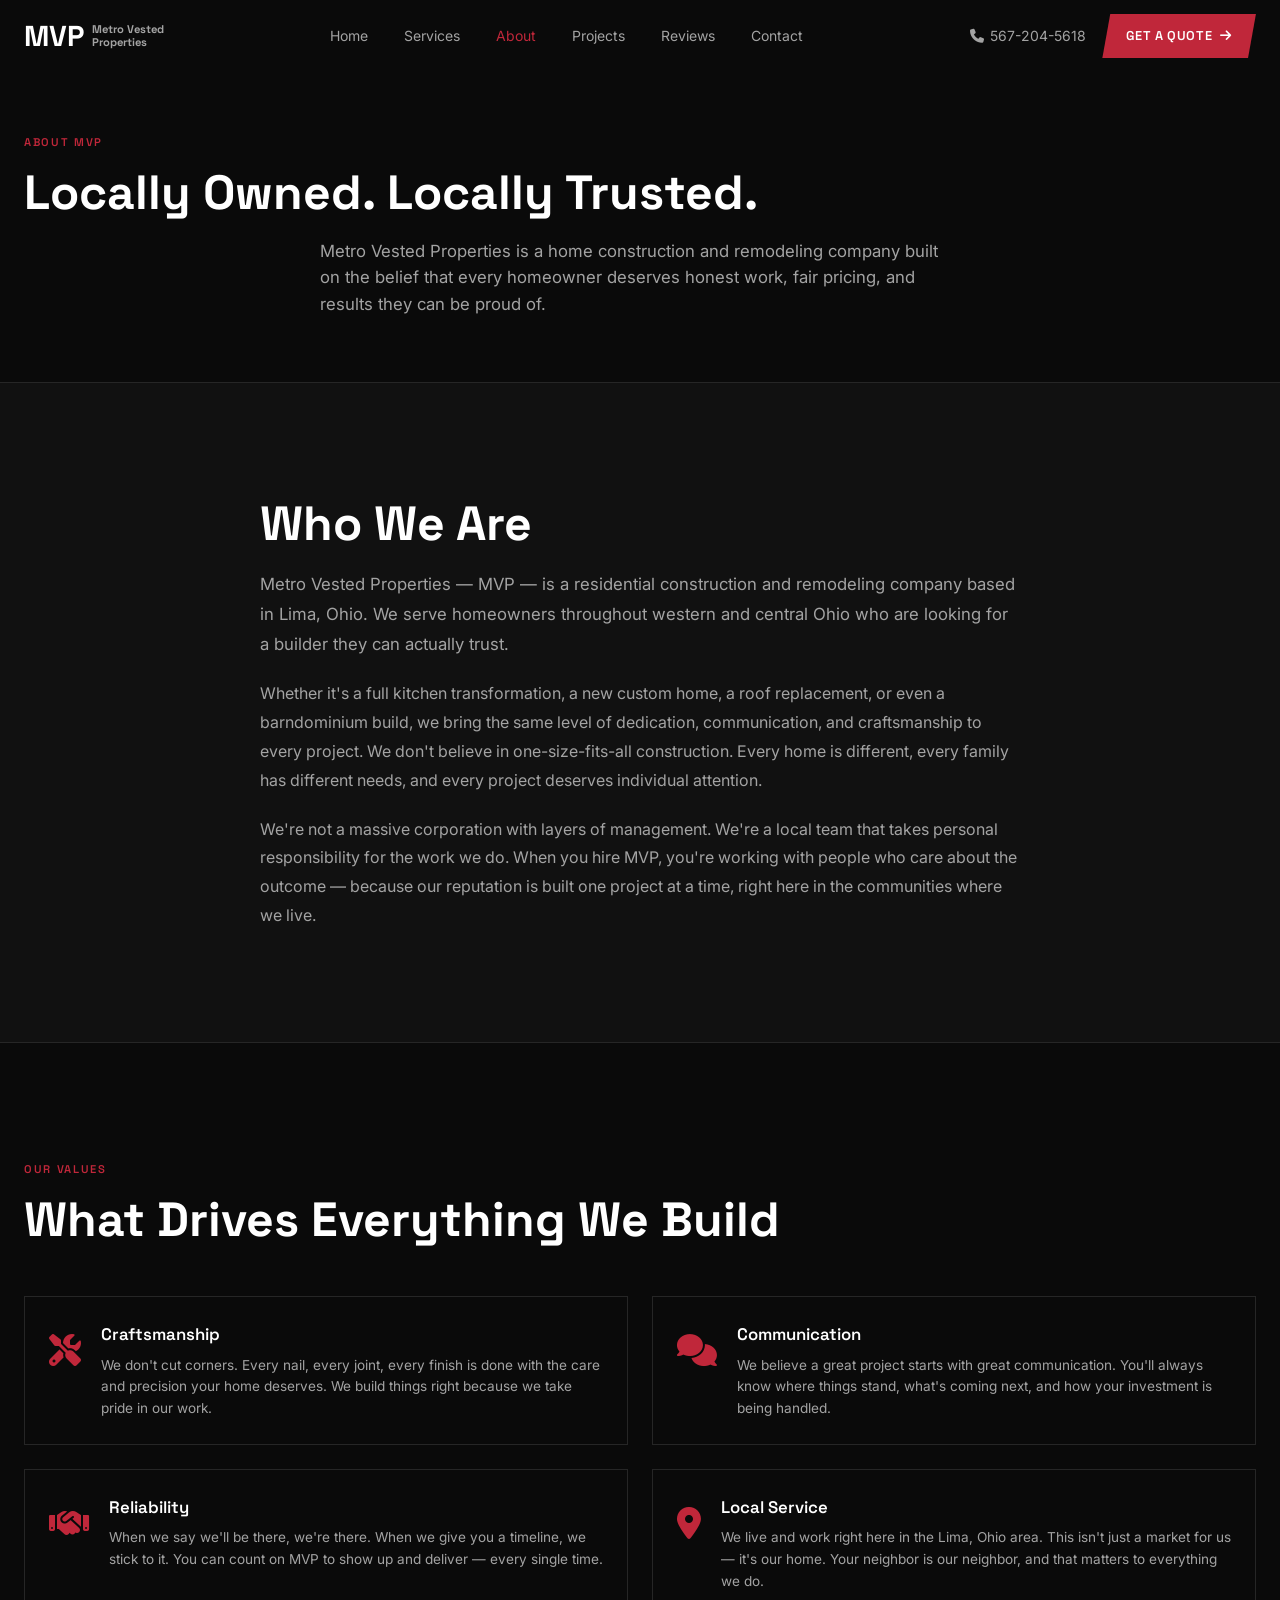
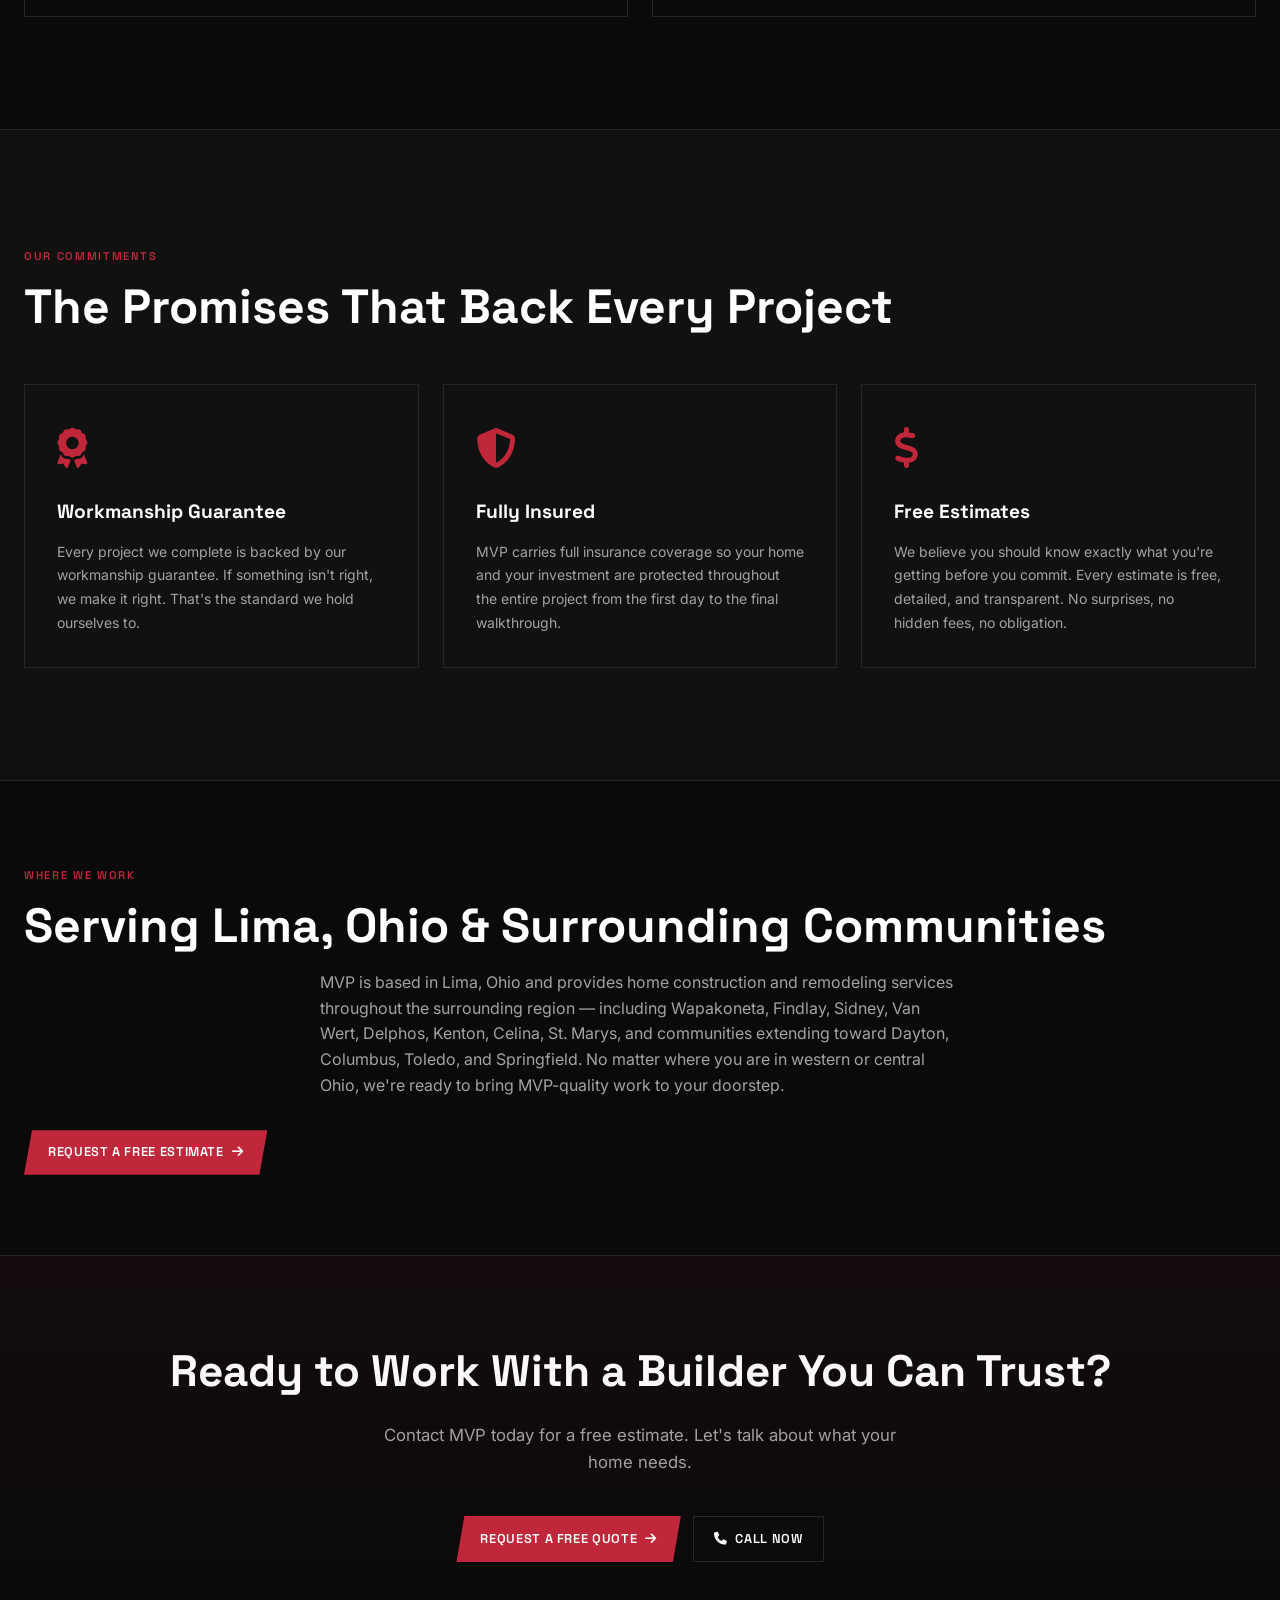
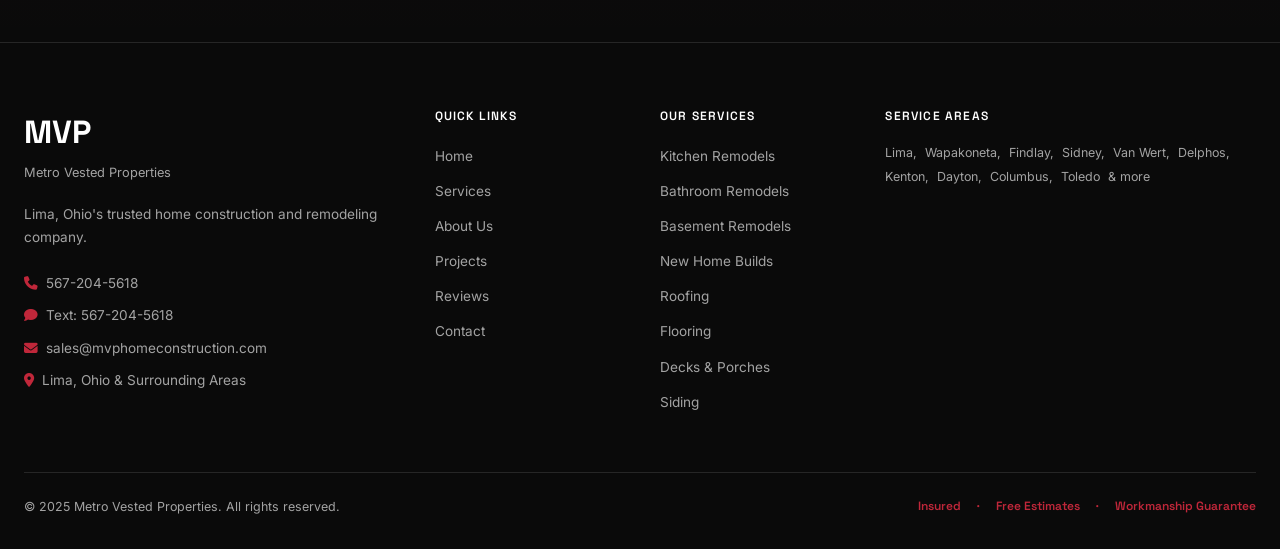
<file: src/static-export/about.html>
<!DOCTYPE html>
<html lang="en">
<head>
  <meta charset="UTF-8">
  <meta name="viewport" content="width=device-width, initial-scale=1.0">
  <title>About | Metro Vested Properties – Locally Owned Lima, Ohio Builder</title>
  <meta name="description" content="Metro Vested Properties is a locally owned home construction and remodeling company based in Lima, Ohio. Learn about our values, commitment, and the communities we serve.">
  <link rel="preconnect" href="https://fonts.googleapis.com">
  <link rel="preconnect" href="https://fonts.gstatic.com" crossorigin>
  <link href="https://fonts.googleapis.com/css2?family=Space+Grotesk:wght@400;500;600;700&family=Inter:wght@300;400;500;600&display=swap" rel="stylesheet">
  <link rel="stylesheet" href="https://cdnjs.cloudflare.com/ajax/libs/font-awesome/6.5.1/css/all.min.css">
  <link rel="stylesheet" href="css/style.css">
</head>
<body>

<!-- NAVBAR -->
<nav class="navbar" id="navbar">
  <div class="navbar-inner">
    <a href="index.html" class="logo" style="display:flex;align-items:center;">MVP<span class="logo-sub">Metro Vested<br>Properties</span></a>
    <div class="nav-links">
      <a href="index.html" class="nav-link">Home</a>
      <a href="services.html" class="nav-link">Services</a>
      <a href="about.html" class="nav-link">About</a>
      <a href="projects.html" class="nav-link">Projects</a>
      <a href="reviews.html" class="nav-link">Reviews</a>
      <a href="contact.html" class="nav-link">Contact</a>
    </div>
    <div class="nav-cta">
      <a href="tel:5672045618" class="nav-phone"><i class="fa fa-phone"></i> 567-204-5618</a>
      <a href="contact.html" class="btn btn-primary">GET A QUOTE <i class="fa fa-arrow-right"></i></a>
    </div>
    <button class="hamburger" id="hamburger"><span></span><span></span><span></span></button>
  </div>
  <div class="mobile-menu" id="mobile-menu">
    <a href="index.html" class="nav-link">Home</a><a href="services.html" class="nav-link">Services</a>
    <a href="about.html" class="nav-link">About</a><a href="projects.html" class="nav-link">Projects</a>
    <a href="reviews.html" class="nav-link">Reviews</a><a href="contact.html" class="nav-link">Contact</a>
    <div class="m-cta">
      <a href="tel:5672045618" class="btn btn-outline"><i class="fa fa-phone"></i> 567-204-5618</a>
      <a href="contact.html" class="btn btn-primary">GET A QUOTE</a>
    </div>
  </div>
</nav>

<!-- PAGE HERO -->
<section class="page-hero">
  <div class="container text-center">
    <span class="section-label">About MVP</span>
    <h1 class="section-title">Locally Owned. Locally Trusted.</h1>
    <p class="section-desc" style="margin:0 auto;">Metro Vested Properties is a home construction and remodeling company built on the belief that every homeowner deserves honest work, fair pricing, and results they can be proud of.</p>
  </div>
</section>

<!-- STORY -->
<section class="section-lg" style="background:#111;">
  <div class="container">
    <div style="max-width:760px;margin:0 auto;" class="fade-up">
      <h2 class="section-title">Who We Are</h2>
      <p style="color:var(--muted);font-size:1.05rem;line-height:1.8;margin-bottom:1.25rem;">Metro Vested Properties — MVP — is a residential construction and remodeling company based in Lima, Ohio. We serve homeowners throughout western and central Ohio who are looking for a builder they can actually trust.</p>
      <p style="color:var(--muted);line-height:1.8;margin-bottom:1.25rem;">Whether it's a full kitchen transformation, a new custom home, a roof replacement, or even a barndominium build, we bring the same level of dedication, communication, and craftsmanship to every project. We don't believe in one-size-fits-all construction. Every home is different, every family has different needs, and every project deserves individual attention.</p>
      <p style="color:var(--muted);line-height:1.8;">We're not a massive corporation with layers of management. We're a local team that takes personal responsibility for the work we do. When you hire MVP, you're working with people who care about the outcome — because our reputation is built one project at a time, right here in the communities where we live.</p>
    </div>
  </div>
</section>

<!-- VALUES -->
<section class="section-lg border-section bg-dark">
  <div class="container">
    <div class="text-center" style="margin-bottom:3rem;">
      <span class="section-label">Our Values</span>
      <h2 class="section-title">What Drives Everything We Build</h2>
    </div>
    <div style="display:grid;grid-template-columns:repeat(1,1fr);gap:1.5rem;" class="values-grid">
      <div class="reason-card fade-up" style="display:flex;gap:1.25rem;">
        <div style="color:var(--primary);font-size:2rem;flex-shrink:0;margin-top:0.25rem;"><i class="fa fa-screwdriver-wrench"></i></div>
        <div><h3>Craftsmanship</h3><p>We don't cut corners. Every nail, every joint, every finish is done with the care and precision your home deserves. We build things right because we take pride in our work.</p></div>
      </div>
      <div class="reason-card fade-up" style="display:flex;gap:1.25rem;">
        <div style="color:var(--primary);font-size:2rem;flex-shrink:0;margin-top:0.25rem;"><i class="fa fa-comments"></i></div>
        <div><h3>Communication</h3><p>We believe a great project starts with great communication. You'll always know where things stand, what's coming next, and how your investment is being handled.</p></div>
      </div>
      <div class="reason-card fade-up" style="display:flex;gap:1.25rem;">
        <div style="color:var(--primary);font-size:2rem;flex-shrink:0;margin-top:0.25rem;"><i class="fa fa-handshake"></i></div>
        <div><h3>Reliability</h3><p>When we say we'll be there, we're there. When we give you a timeline, we stick to it. You can count on MVP to show up and deliver — every single time.</p></div>
      </div>
      <div class="reason-card fade-up" style="display:flex;gap:1.25rem;">
        <div style="color:var(--primary);font-size:2rem;flex-shrink:0;margin-top:0.25rem;"><i class="fa fa-location-dot"></i></div>
        <div><h3>Local Service</h3><p>We live and work right here in the Lima, Ohio area. This isn't just a market for us — it's our home. Your neighbor is our neighbor, and that matters to everything we do.</p></div>
      </div>
    </div>
  </div>
</section>

<!-- COMMITMENTS -->
<section class="section-lg" style="background:#111;">
  <div class="container">
    <div class="text-center" style="margin-bottom:3rem;">
      <span class="section-label">Our Commitments</span>
      <h2 class="section-title">The Promises That Back Every Project</h2>
    </div>
    <div style="display:grid;grid-template-columns:repeat(1,1fr);gap:1.5rem;" id="commit-grid">
      <div class="info-box text-center fade-up">
        <div style="font-size:2.5rem;color:var(--primary);margin-bottom:1rem;"><i class="fa fa-award"></i></div>
        <h3 style="font-family:var(--font-heading);font-size:1.2rem;color:#fff;margin-bottom:0.75rem;">Workmanship Guarantee</h3>
        <p style="color:var(--muted);font-size:0.875rem;line-height:1.7;">Every project we complete is backed by our workmanship guarantee. If something isn't right, we make it right. That's the standard we hold ourselves to.</p>
      </div>
      <div class="info-box text-center fade-up">
        <div style="font-size:2.5rem;color:var(--primary);margin-bottom:1rem;"><i class="fa fa-shield-halved"></i></div>
        <h3 style="font-family:var(--font-heading);font-size:1.2rem;color:#fff;margin-bottom:0.75rem;">Fully Insured</h3>
        <p style="color:var(--muted);font-size:0.875rem;line-height:1.7;">MVP carries full insurance coverage so your home and your investment are protected throughout the entire project from the first day to the final walkthrough.</p>
      </div>
      <div class="info-box text-center fade-up">
        <div style="font-size:2.5rem;color:var(--primary);margin-bottom:1rem;"><i class="fa fa-dollar-sign"></i></div>
        <h3 style="font-family:var(--font-heading);font-size:1.2rem;color:#fff;margin-bottom:0.75rem;">Free Estimates</h3>
        <p style="color:var(--muted);font-size:0.875rem;line-height:1.7;">We believe you should know exactly what you're getting before you commit. Every estimate is free, detailed, and transparent. No surprises, no hidden fees, no obligation.</p>
      </div>
    </div>
  </div>
</section>

<!-- SERVICE AREA -->
<section class="section bg-dark" style="border-top:1px solid #262626;">
  <div class="container text-center">
    <span class="section-label">Where We Work</span>
    <h2 class="section-title">Serving Lima, Ohio &amp; Surrounding Communities</h2>
    <p class="section-desc" style="margin:0 auto 2rem;font-size:1rem;">MVP is based in Lima, Ohio and provides home construction and remodeling services throughout the surrounding region — including Wapakoneta, Findlay, Sidney, Van Wert, Delphos, Kenton, Celina, St. Marys, and communities extending toward Dayton, Columbus, Toledo, and Springfield. No matter where you are in western or central Ohio, we're ready to bring MVP-quality work to your doorstep.</p>
    <a href="contact.html" class="btn btn-primary" style="margin:0 auto;">REQUEST A FREE ESTIMATE <i class="fa fa-arrow-right"></i></a>
  </div>
</section>

<!-- CTA -->
<section class="cta-section">
  <div class="container">
    <h2>Ready to Work With a Builder You Can Trust?</h2>
    <p>Contact MVP today for a free estimate. Let's talk about what your home needs.</p>
    <div class="cta-btns">
      <a href="contact.html" class="btn btn-primary">REQUEST A FREE QUOTE <i class="fa fa-arrow-right"></i></a>
      <a href="tel:5672045618" class="btn btn-outline"><i class="fa fa-phone"></i> CALL NOW</a>
    </div>
  </div>
</section>

<!-- FOOTER -->
<footer class="footer">
  <div class="container">
    <div class="footer-grid">
      <div>
        <div class="footer-logo">MVP</div><div class="footer-tagline">Metro Vested Properties</div>
        <p class="footer-desc">Lima, Ohio's trusted home construction and remodeling company.</p>
        <div class="footer-contact">
          <a href="tel:5672045618"><i class="fa fa-phone fi"></i> 567-204-5618</a>
          <a href="sms:5672045618"><i class="fa fa-comment fi"></i> Text: 567-204-5618</a>
          <a href="mailto:sales@mvphomeconstruction.com"><i class="fa fa-envelope fi"></i> sales@mvphomeconstruction.com</a>
          <span><i class="fa fa-location-dot fi"></i> Lima, Ohio &amp; Surrounding Areas</span>
        </div>
      </div>
      <div class="footer-col"><h4>Quick Links</h4><ul>
        <li><a href="index.html">Home</a></li><li><a href="services.html">Services</a></li>
        <li><a href="about.html">About Us</a></li><li><a href="projects.html">Projects</a></li>
        <li><a href="reviews.html">Reviews</a></li><li><a href="contact.html">Contact</a></li>
      </ul></div>
      <div class="footer-col"><h4>Our Services</h4><ul>
        <li><a href="services.html#kitchen-remodels">Kitchen Remodels</a></li>
        <li><a href="services.html#bathroom-remodels">Bathroom Remodels</a></li>
        <li><a href="services.html#basement-remodels">Basement Remodels</a></li>
        <li><a href="services.html#new-home-builds">New Home Builds</a></li>
        <li><a href="services.html#roofing">Roofing</a></li>
        <li><a href="services.html#flooring">Flooring</a></li>
        <li><a href="services.html#decks-porches">Decks &amp; Porches</a></li>
        <li><a href="services.html#siding">Siding</a></li>
      </ul></div>
      <div class="footer-col"><h4>Service Areas</h4>
        <div class="footer-areas"><span>Lima,</span><span>Wapakoneta,</span><span>Findlay,</span><span>Sidney,</span><span>Van Wert,</span><span>Delphos,</span><span>Kenton,</span><span>Dayton,</span><span>Columbus,</span><span>Toledo</span><span>&amp; more</span></div>
      </div>
    </div>
    <div class="footer-bottom">
      <p>&copy; 2025 Metro Vested Properties. All rights reserved.</p>
      <div class="footer-badges"><span class="footer-badge">Insured</span><span class="footer-badge">·</span><span class="footer-badge">Free Estimates</span><span class="footer-badge">·</span><span class="footer-badge">Workmanship Guarantee</span></div>
    </div>
  </div>
</footer>
<div class="mobile-cta-bar">
  <a href="tel:5672045618"><i class="fa fa-phone"></i> CALL NOW</a>
  <div class="mobile-cta-divider"></div>
  <a href="sms:5672045618"><i class="fa fa-comment"></i> TEXT US</a>
</div>
<div class="mobile-spacer"></div>

<style>
@media(min-width:768px){
  .values-grid { grid-template-columns: repeat(2,1fr) !important; }
  #commit-grid { grid-template-columns: repeat(3,1fr) !important; }
}
</style>
<script src="js/main.js"></script>
</body>
</html>
</file>
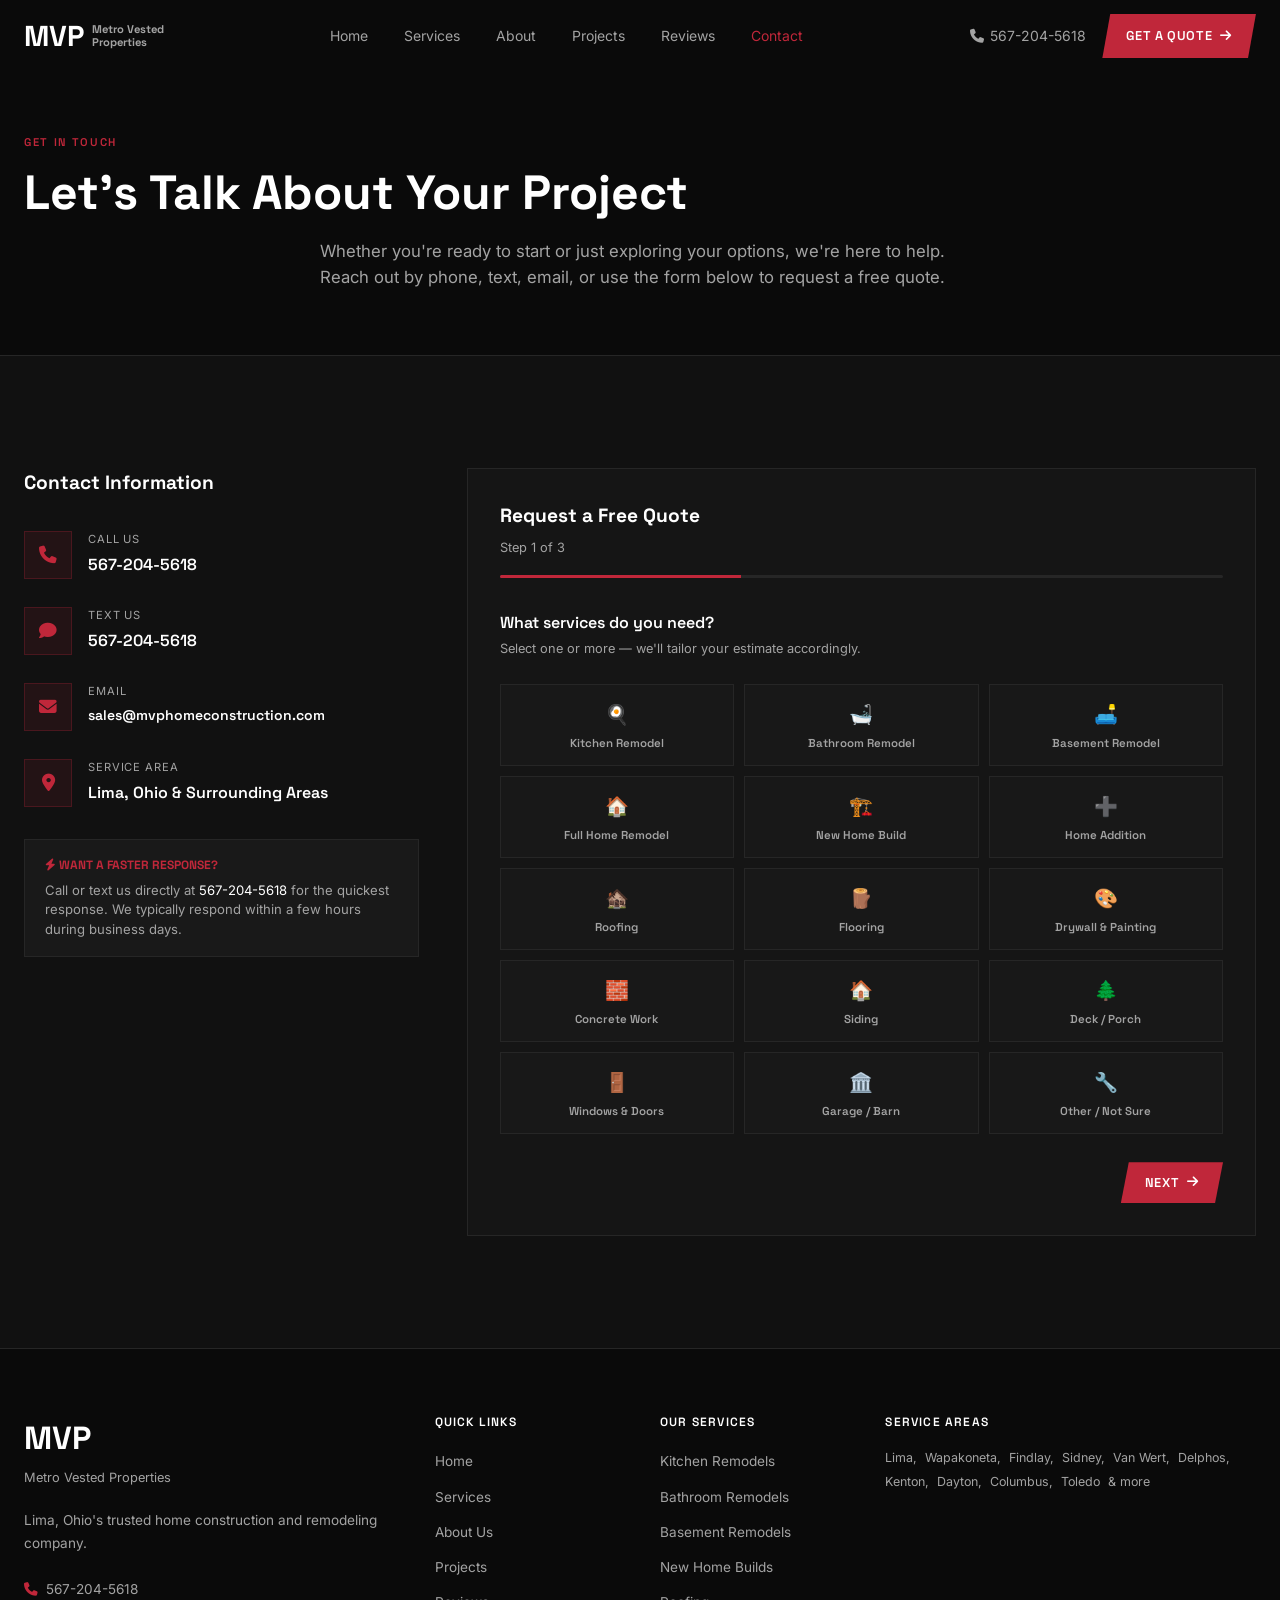
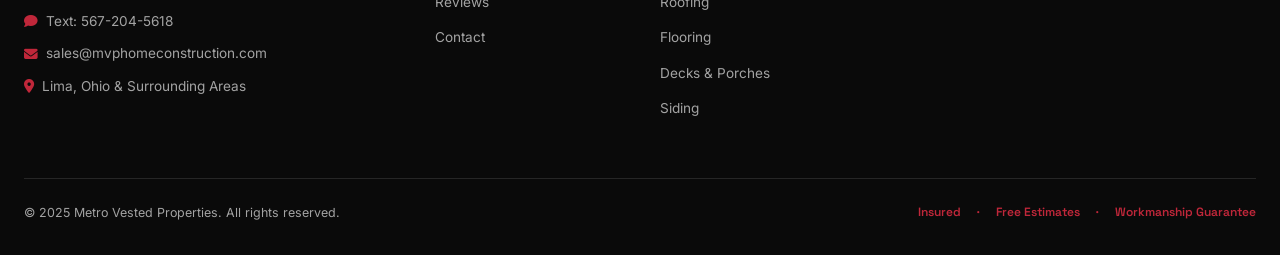
<file: src/static-export/contact.html>
<!DOCTYPE html>
<html lang="en">
<head>
  <meta charset="UTF-8">
  <meta name="viewport" content="width=device-width, initial-scale=1.0">
  <title>Contact & Free Quote | Metro Vested Properties – Lima, Ohio</title>
  <meta name="description" content="Request a free estimate from Metro Vested Properties. Call, text, or fill out our quote form. Serving Lima, Ohio and surrounding areas.">
  <link rel="preconnect" href="https://fonts.googleapis.com">
  <link rel="preconnect" href="https://fonts.gstatic.com" crossorigin>
  <link href="https://fonts.googleapis.com/css2?family=Space+Grotesk:wght@400;500;600;700&family=Inter:wght@300;400;500;600&display=swap" rel="stylesheet">
  <link rel="stylesheet" href="https://cdnjs.cloudflare.com/ajax/libs/font-awesome/6.5.1/css/all.min.css">
  <link rel="stylesheet" href="css/style.css">
</head>
<body>

<!-- NAVBAR -->
<nav class="navbar" id="navbar">
  <div class="navbar-inner">
    <a href="index.html" class="logo" style="display:flex;align-items:center;">MVP<span class="logo-sub">Metro Vested<br>Properties</span></a>
    <div class="nav-links">
      <a href="index.html" class="nav-link">Home</a><a href="services.html" class="nav-link">Services</a>
      <a href="about.html" class="nav-link">About</a><a href="projects.html" class="nav-link">Projects</a>
      <a href="reviews.html" class="nav-link">Reviews</a><a href="contact.html" class="nav-link">Contact</a>
    </div>
    <div class="nav-cta">
      <a href="tel:5672045618" class="nav-phone"><i class="fa fa-phone"></i> 567-204-5618</a>
      <a href="contact.html" class="btn btn-primary">GET A QUOTE <i class="fa fa-arrow-right"></i></a>
    </div>
    <button class="hamburger" id="hamburger"><span></span><span></span><span></span></button>
  </div>
  <div class="mobile-menu" id="mobile-menu">
    <a href="index.html" class="nav-link">Home</a><a href="services.html" class="nav-link">Services</a>
    <a href="about.html" class="nav-link">About</a><a href="projects.html" class="nav-link">Projects</a>
    <a href="reviews.html" class="nav-link">Reviews</a><a href="contact.html" class="nav-link">Contact</a>
    <div class="m-cta">
      <a href="tel:5672045618" class="btn btn-outline"><i class="fa fa-phone"></i> 567-204-5618</a>
      <a href="contact.html" class="btn btn-primary">GET A QUOTE</a>
    </div>
  </div>
</nav>

<!-- PAGE HERO -->
<section class="page-hero">
  <div class="container text-center">
    <span class="section-label">Get In Touch</span>
    <h1 class="section-title">Let's Talk About Your Project</h1>
    <p class="section-desc" style="margin:0 auto;">Whether you're ready to start or just exploring your options, we're here to help. Reach out by phone, text, email, or use the form below to request a free quote.</p>
  </div>
</section>

<!-- CONTACT + FORM -->
<section class="section-lg" style="background:#111;">
  <div class="container">
    <div style="display:grid;grid-template-columns:1fr;gap:3rem;" id="contact-layout">

      <!-- Contact Info -->
      <div>
        <h3 style="font-family:var(--font-heading);font-weight:700;color:#fff;font-size:1.2rem;margin-bottom:2rem;">Contact Information</h3>

        <a href="tel:5672045618" class="contact-item" style="text-decoration:none;">
          <div class="contact-icon-wrap"><i class="fa fa-phone"></i></div>
          <div><div class="contact-item-label">Call Us</div><div class="contact-item-value">567-204-5618</div></div>
        </a>

        <a href="sms:5672045618" class="contact-item" style="text-decoration:none;">
          <div class="contact-icon-wrap"><i class="fa fa-comment"></i></div>
          <div><div class="contact-item-label">Text Us</div><div class="contact-item-value">567-204-5618</div></div>
        </a>

        <a href="mailto:sales@mvphomeconstruction.com" class="contact-item" style="text-decoration:none;">
          <div class="contact-icon-wrap"><i class="fa fa-envelope"></i></div>
          <div><div class="contact-item-label">Email</div><div class="contact-item-value" style="font-size:0.875rem;">sales@mvphomeconstruction.com</div></div>
        </a>

        <div class="contact-item">
          <div class="contact-icon-wrap"><i class="fa fa-location-dot"></i></div>
          <div><div class="contact-item-label">Service Area</div><div class="contact-item-value">Lima, Ohio &amp; Surrounding Areas</div></div>
        </div>

        <div class="contact-hint">
          <strong><i class="fa fa-bolt"></i> WANT A FASTER RESPONSE?</strong>
          <p>Call or text us directly at <a href="tel:5672045618">567-204-5618</a> for the quickest response. We typically respond within a few hours during business days.</p>
        </div>
      </div>

      <!-- Quote Form -->
      <div>
        <div id="quote-form" class="form-wrap">
          <div class="form-inner">
            <div class="form-title">Request a Free Quote</div>
            <div class="form-step-label">Step 1 of 3</div>
            <div class="progress-bar"><div class="progress-fill" style="width:33%"></div></div>

            <!-- Step 1: Service Selection -->
            <div class="form-step active" data-step="1">
              <div class="form-step-title">What services do you need?</div>
              <div class="form-step-sub">Select one or more — we'll tailor your estimate accordingly.</div>
              <div class="service-select-grid">
                <div class="service-opt" data-val="Kitchen Remodel"><div class="icon">🍳</div><div class="label">Kitchen Remodel</div></div>
                <div class="service-opt" data-val="Bathroom Remodel"><div class="icon">🛁</div><div class="label">Bathroom Remodel</div></div>
                <div class="service-opt" data-val="Basement Remodel"><div class="icon">🛋️</div><div class="label">Basement Remodel</div></div>
                <div class="service-opt" data-val="Full Home Remodel"><div class="icon">🏠</div><div class="label">Full Home Remodel</div></div>
                <div class="service-opt" data-val="New Home Build"><div class="icon">🏗️</div><div class="label">New Home Build</div></div>
                <div class="service-opt" data-val="Home Addition"><div class="icon">➕</div><div class="label">Home Addition</div></div>
                <div class="service-opt" data-val="Roofing"><div class="icon">🏚️</div><div class="label">Roofing</div></div>
                <div class="service-opt" data-val="Flooring"><div class="icon">🪵</div><div class="label">Flooring</div></div>
                <div class="service-opt" data-val="Drywall & Painting"><div class="icon">🎨</div><div class="label">Drywall &amp; Painting</div></div>
                <div class="service-opt" data-val="Concrete Work"><div class="icon">🧱</div><div class="label">Concrete Work</div></div>
                <div class="service-opt" data-val="Siding"><div class="icon">🏠</div><div class="label">Siding</div></div>
                <div class="service-opt" data-val="Deck or Porch"><div class="icon">🌲</div><div class="label">Deck / Porch</div></div>
                <div class="service-opt" data-val="Windows & Doors"><div class="icon">🚪</div><div class="label">Windows &amp; Doors</div></div>
                <div class="service-opt" data-val="Garage or Barn"><div class="icon">🏛️</div><div class="label">Garage / Barn</div></div>
                <div class="service-opt" data-val="Other"><div class="icon">🔧</div><div class="label">Other / Not Sure</div></div>
              </div>
              <div class="form-nav" style="justify-content:flex-end;">
                <button class="btn btn-primary btn-next" data-next="2" style="clip-path:polygon(8px 0,100% 0,calc(100% - 8px) 100%,0 100%)">NEXT <i class="fa fa-arrow-right"></i></button>
              </div>
            </div>

            <!-- Step 2: Contact Info -->
            <div class="form-step" data-step="2">
              <div class="form-step-title">Tell us about yourself</div>
              <div class="form-step-sub">Required: name and phone. We'll use this to reach out with your estimate.</div>
              <div class="form-grid">
                <div class="form-group"><label>Full Name *</label><input type="text" id="f-name" class="form-input" placeholder="John Smith"></div>
                <div class="form-group"><label>Phone Number *</label><input type="tel" id="f-phone" class="form-input" placeholder="567-000-0000"></div>
                <div class="form-group"><label>Email Address</label><input type="email" id="f-email" class="form-input" placeholder="you@email.com"></div>
                <div class="form-group"><label>City</label><input type="text" id="f-city" class="form-input" placeholder="Lima, OH"></div>
              </div>
              <div class="form-group" style="margin-top:1rem;">
                <label>Project Type</label>
                <input type="text" id="f-project-type" class="form-input" placeholder="e.g. Residential remodel, New construction…">
              </div>
              <div class="form-nav">
                <button class="btn-back" data-back="1"><i class="fa fa-arrow-left"></i> BACK</button>
                <button class="btn btn-primary btn-next" data-next="3" style="clip-path:polygon(8px 0,100% 0,calc(100% - 8px) 100%,0 100%)">NEXT <i class="fa fa-arrow-right"></i></button>
              </div>
            </div>

            <!-- Step 3: Project Details -->
            <div class="form-step" data-step="3">
              <div class="form-step-title">Project details</div>
              <div class="form-step-sub">Optional — but the more context you share, the better we can tailor your estimate.</div>

              <div class="form-group" style="margin-bottom:1.25rem;">
                <label>Budget Range</label>
                <div class="chip-group">
                  <div class="chip" data-type="budget" data-val="Under $5,000">Under $5k</div>
                  <div class="chip" data-type="budget" data-val="$5,000–$15,000">$5k–$15k</div>
                  <div class="chip" data-type="budget" data-val="$15,000–$30,000">$15k–$30k</div>
                  <div class="chip" data-type="budget" data-val="$30,000–$50,000">$30k–$50k</div>
                  <div class="chip" data-type="budget" data-val="$50,000–$100,000">$50k–$100k</div>
                  <div class="chip" data-type="budget" data-val="$100,000+">$100k+</div>
                  <div class="chip" data-type="budget" data-val="Not sure yet">Not sure yet</div>
                </div>
              </div>

              <div class="form-group" style="margin-bottom:1.25rem;">
                <label>Preferred Timeline</label>
                <div class="chip-group">
                  <div class="chip" data-type="timeline" data-val="As soon as possible">ASAP</div>
                  <div class="chip" data-type="timeline" data-val="1–3 months">1–3 months</div>
                  <div class="chip" data-type="timeline" data-val="3–6 months">3–6 months</div>
                  <div class="chip" data-type="timeline" data-val="6+ months">6+ months</div>
                  <div class="chip" data-type="timeline" data-val="Just exploring">Just exploring</div>
                </div>
              </div>

              <div class="form-group" style="margin-bottom:1.25rem;">
                <label>Short Description</label>
                <textarea id="f-description" class="form-textarea" placeholder="Tell us a bit about your project — what you're looking for, any specific ideas, or questions…"></textarea>
              </div>

              <!-- Summary -->
              <div class="form-summary">
                <div class="label">Request Summary</div>
                <div class="form-summary-text" style="font-size:0.875rem;color:#fff;">—</div>
              </div>

              <div class="form-nav">
                <button class="btn-back" data-back="2"><i class="fa fa-arrow-left"></i> BACK</button>
                <button class="btn btn-primary btn-submit" style="clip-path:polygon(8px 0,100% 0,calc(100% - 8px) 100%,0 100%);padding:1rem 2rem;">SUBMIT QUOTE REQUEST <i class="fa fa-arrow-right"></i></button>
              </div>
            </div>
          </div>

          <!-- THANK YOU MESSAGE -->
          <div class="thank-you">
            <div class="thank-you-icon"><i class="fa fa-circle-check"></i></div>
            <h2>Your Quote Request is Ready to Send</h2>
            <p>Your email client has been opened with your project details pre-filled. Please hit <strong>"Send"</strong> in your email app to complete the request.</p>
            <p>If your email client didn't open, you can reach us directly at <a href="mailto:sales@mvphomeconstruction.com" style="color:var(--primary)">sales@mvphomeconstruction.com</a></p>
            <div class="thank-you alt-cta">
              <strong style="color:var(--primary);font-family:var(--font-heading);font-size:0.85rem;"><i class="fa fa-bolt"></i> WANT A FASTER RESPONSE?</strong>
              <p style="font-size:0.85rem;color:var(--muted);margin-top:0.4rem;">Call or text us at <a href="tel:5672045618" style="color:#fff;font-weight:600;">567-204-5618</a></p>
            </div>
          </div>
        </div>
      </div>

    </div>
  </div>
</section>

<!-- FOOTER -->
<footer class="footer">
  <div class="container">
    <div class="footer-grid">
      <div><div class="footer-logo">MVP</div><div class="footer-tagline">Metro Vested Properties</div>
        <p class="footer-desc">Lima, Ohio's trusted home construction and remodeling company.</p>
        <div class="footer-contact">
          <a href="tel:5672045618"><i class="fa fa-phone fi"></i> 567-204-5618</a>
          <a href="sms:5672045618"><i class="fa fa-comment fi"></i> Text: 567-204-5618</a>
          <a href="mailto:sales@mvphomeconstruction.com"><i class="fa fa-envelope fi"></i> sales@mvphomeconstruction.com</a>
          <span><i class="fa fa-location-dot fi"></i> Lima, Ohio &amp; Surrounding Areas</span>
        </div>
      </div>
      <div class="footer-col"><h4>Quick Links</h4><ul>
        <li><a href="index.html">Home</a></li><li><a href="services.html">Services</a></li>
        <li><a href="about.html">About Us</a></li><li><a href="projects.html">Projects</a></li>
        <li><a href="reviews.html">Reviews</a></li><li><a href="contact.html">Contact</a></li>
      </ul></div>
      <div class="footer-col"><h4>Our Services</h4><ul>
        <li><a href="services.html#kitchen-remodels">Kitchen Remodels</a></li>
        <li><a href="services.html#bathroom-remodels">Bathroom Remodels</a></li>
        <li><a href="services.html#basement-remodels">Basement Remodels</a></li>
        <li><a href="services.html#new-home-builds">New Home Builds</a></li>
        <li><a href="services.html#roofing">Roofing</a></li>
        <li><a href="services.html#flooring">Flooring</a></li>
        <li><a href="services.html#decks-porches">Decks &amp; Porches</a></li>
        <li><a href="services.html#siding">Siding</a></li>
      </ul></div>
      <div class="footer-col"><h4>Service Areas</h4>
        <div class="footer-areas"><span>Lima,</span><span>Wapakoneta,</span><span>Findlay,</span><span>Sidney,</span><span>Van Wert,</span><span>Delphos,</span><span>Kenton,</span><span>Dayton,</span><span>Columbus,</span><span>Toledo</span><span>&amp; more</span></div>
      </div>
    </div>
    <div class="footer-bottom">
      <p>&copy; 2025 Metro Vested Properties. All rights reserved.</p>
      <div class="footer-badges"><span class="footer-badge">Insured</span><span class="footer-badge">·</span><span class="footer-badge">Free Estimates</span><span class="footer-badge">·</span><span class="footer-badge">Workmanship Guarantee</span></div>
    </div>
  </div>
</footer>
<div class="mobile-cta-bar">
  <a href="tel:5672045618"><i class="fa fa-phone"></i> CALL NOW</a>
  <div class="mobile-cta-divider"></div>
  <a href="sms:5672045618"><i class="fa fa-comment"></i> TEXT US</a>
</div>
<div class="mobile-spacer"></div>

<style>
@media(min-width:1024px){ #contact-layout { grid-template-columns: 1fr 2fr !important; } }
</style>
<script src="js/main.js"></script>
</body>
</html>
</file>
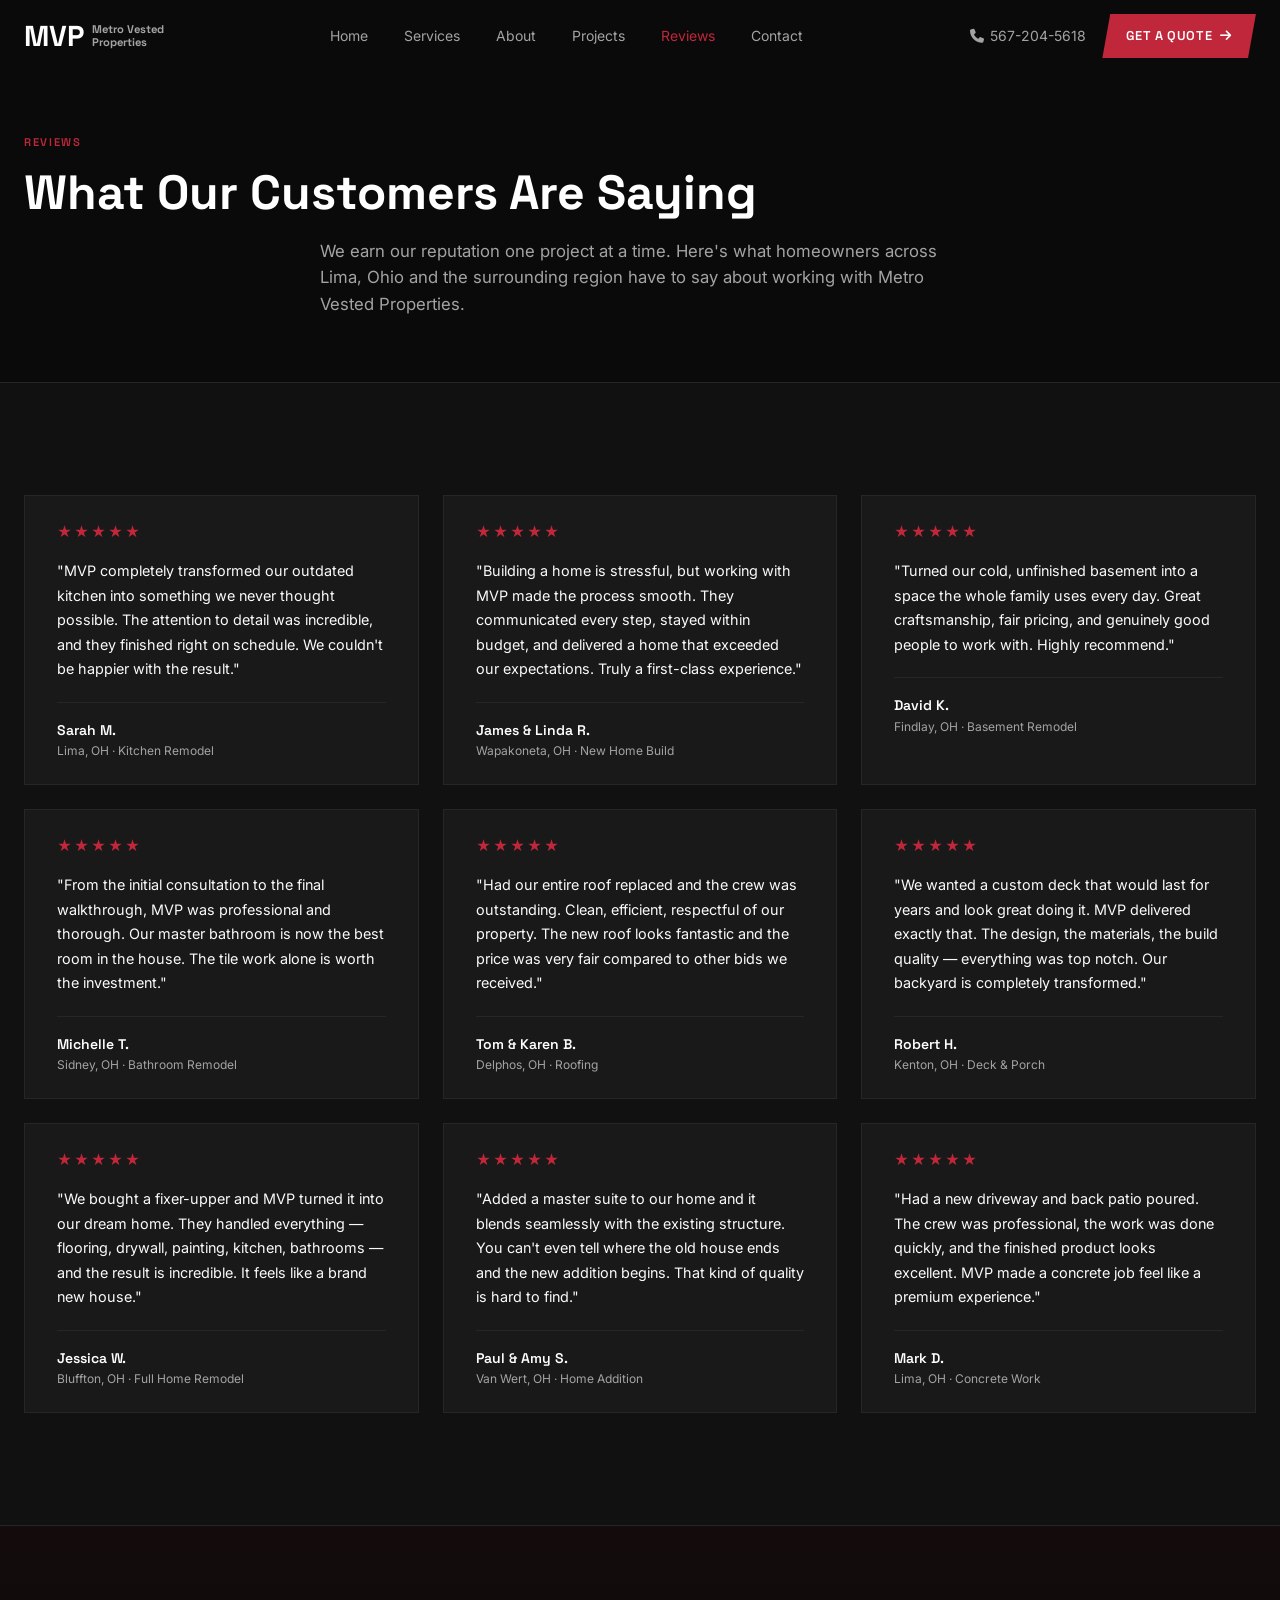
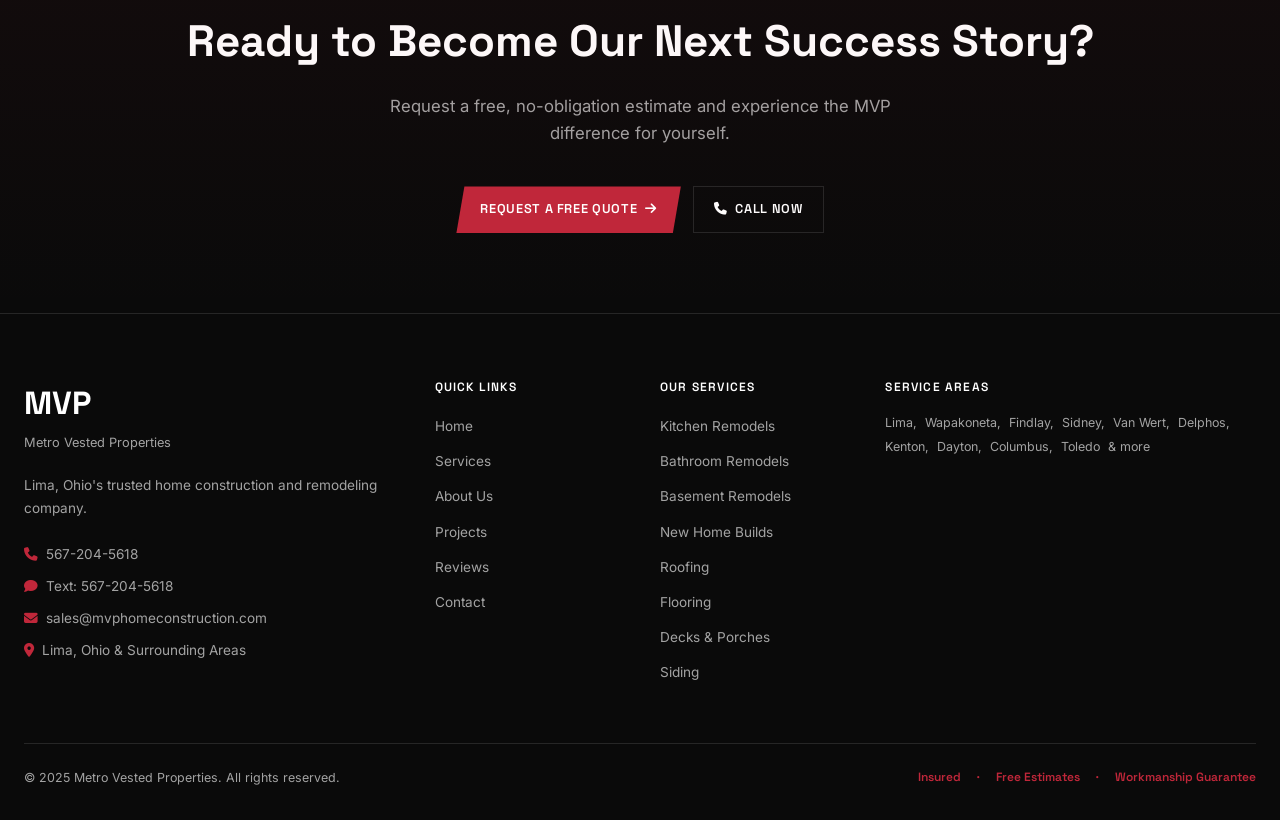
<file: src/static-export/reviews.html>
<!DOCTYPE html>
<html lang="en">
<head>
  <meta charset="UTF-8">
  <meta name="viewport" content="width=device-width, initial-scale=1.0">
  <title>Reviews | Metro Vested Properties – Lima, Ohio Customer Testimonials</title>
  <meta name="description" content="Read what homeowners in Lima, Ohio and surrounding areas say about Metro Vested Properties. Real reviews from real customers across western Ohio.">
  <link rel="preconnect" href="https://fonts.googleapis.com">
  <link rel="preconnect" href="https://fonts.gstatic.com" crossorigin>
  <link href="https://fonts.googleapis.com/css2?family=Space+Grotesk:wght@400;500;600;700&family=Inter:wght@300;400;500;600&display=swap" rel="stylesheet">
  <link rel="stylesheet" href="https://cdnjs.cloudflare.com/ajax/libs/font-awesome/6.5.1/css/all.min.css">
  <link rel="stylesheet" href="css/style.css">
</head>
<body>

<!-- NAVBAR -->
<nav class="navbar" id="navbar">
  <div class="navbar-inner">
    <a href="index.html" class="logo" style="display:flex;align-items:center;">MVP<span class="logo-sub">Metro Vested<br>Properties</span></a>
    <div class="nav-links">
      <a href="index.html" class="nav-link">Home</a><a href="services.html" class="nav-link">Services</a>
      <a href="about.html" class="nav-link">About</a><a href="projects.html" class="nav-link">Projects</a>
      <a href="reviews.html" class="nav-link">Reviews</a><a href="contact.html" class="nav-link">Contact</a>
    </div>
    <div class="nav-cta">
      <a href="tel:5672045618" class="nav-phone"><i class="fa fa-phone"></i> 567-204-5618</a>
      <a href="contact.html" class="btn btn-primary">GET A QUOTE <i class="fa fa-arrow-right"></i></a>
    </div>
    <button class="hamburger" id="hamburger"><span></span><span></span><span></span></button>
  </div>
  <div class="mobile-menu" id="mobile-menu">
    <a href="index.html" class="nav-link">Home</a><a href="services.html" class="nav-link">Services</a>
    <a href="about.html" class="nav-link">About</a><a href="projects.html" class="nav-link">Projects</a>
    <a href="reviews.html" class="nav-link">Reviews</a><a href="contact.html" class="nav-link">Contact</a>
    <div class="m-cta">
      <a href="tel:5672045618" class="btn btn-outline"><i class="fa fa-phone"></i> 567-204-5618</a>
      <a href="contact.html" class="btn btn-primary">GET A QUOTE</a>
    </div>
  </div>
</nav>

<!-- PAGE HERO -->
<section class="page-hero">
  <div class="container text-center">
    <span class="section-label">Reviews</span>
    <h1 class="section-title">What Our Customers Are Saying</h1>
    <p class="section-desc" style="margin:0 auto;">We earn our reputation one project at a time. Here's what homeowners across Lima, Ohio and the surrounding region have to say about working with Metro Vested Properties.</p>
  </div>
</section>

<!-- REVIEWS GRID -->
<section class="section-lg" style="background:#111;">
  <div class="container">
    <div class="review-grid">

      <div class="review-card fade-up">
        <div class="stars">★★★★★</div>
        <p class="review-text">"MVP completely transformed our outdated kitchen into something we never thought possible. The attention to detail was incredible, and they finished right on schedule. We couldn't be happier with the result."</p>
        <hr class="review-divider">
        <div class="reviewer-name">Sarah M.</div>
        <div class="reviewer-meta">Lima, OH · Kitchen Remodel</div>
      </div>

      <div class="review-card fade-up">
        <div class="stars">★★★★★</div>
        <p class="review-text">"Building a home is stressful, but working with MVP made the process smooth. They communicated every step, stayed within budget, and delivered a home that exceeded our expectations. Truly a first-class experience."</p>
        <hr class="review-divider">
        <div class="reviewer-name">James &amp; Linda R.</div>
        <div class="reviewer-meta">Wapakoneta, OH · New Home Build</div>
      </div>

      <div class="review-card fade-up">
        <div class="stars">★★★★★</div>
        <p class="review-text">"Turned our cold, unfinished basement into a space the whole family uses every day. Great craftsmanship, fair pricing, and genuinely good people to work with. Highly recommend."</p>
        <hr class="review-divider">
        <div class="reviewer-name">David K.</div>
        <div class="reviewer-meta">Findlay, OH · Basement Remodel</div>
      </div>

      <div class="review-card fade-up">
        <div class="stars">★★★★★</div>
        <p class="review-text">"From the initial consultation to the final walkthrough, MVP was professional and thorough. Our master bathroom is now the best room in the house. The tile work alone is worth the investment."</p>
        <hr class="review-divider">
        <div class="reviewer-name">Michelle T.</div>
        <div class="reviewer-meta">Sidney, OH · Bathroom Remodel</div>
      </div>

      <div class="review-card fade-up">
        <div class="stars">★★★★★</div>
        <p class="review-text">"Had our entire roof replaced and the crew was outstanding. Clean, efficient, respectful of our property. The new roof looks fantastic and the price was very fair compared to other bids we received."</p>
        <hr class="review-divider">
        <div class="reviewer-name">Tom &amp; Karen B.</div>
        <div class="reviewer-meta">Delphos, OH · Roofing</div>
      </div>

      <div class="review-card fade-up">
        <div class="stars">★★★★★</div>
        <p class="review-text">"We wanted a custom deck that would last for years and look great doing it. MVP delivered exactly that. The design, the materials, the build quality — everything was top notch. Our backyard is completely transformed."</p>
        <hr class="review-divider">
        <div class="reviewer-name">Robert H.</div>
        <div class="reviewer-meta">Kenton, OH · Deck &amp; Porch</div>
      </div>

      <div class="review-card fade-up">
        <div class="stars">★★★★★</div>
        <p class="review-text">"We bought a fixer-upper and MVP turned it into our dream home. They handled everything — flooring, drywall, painting, kitchen, bathrooms — and the result is incredible. It feels like a brand new house."</p>
        <hr class="review-divider">
        <div class="reviewer-name">Jessica W.</div>
        <div class="reviewer-meta">Bluffton, OH · Full Home Remodel</div>
      </div>

      <div class="review-card fade-up">
        <div class="stars">★★★★★</div>
        <p class="review-text">"Added a master suite to our home and it blends seamlessly with the existing structure. You can't even tell where the old house ends and the new addition begins. That kind of quality is hard to find."</p>
        <hr class="review-divider">
        <div class="reviewer-name">Paul &amp; Amy S.</div>
        <div class="reviewer-meta">Van Wert, OH · Home Addition</div>
      </div>

      <div class="review-card fade-up">
        <div class="stars">★★★★★</div>
        <p class="review-text">"Had a new driveway and back patio poured. The crew was professional, the work was done quickly, and the finished product looks excellent. MVP made a concrete job feel like a premium experience."</p>
        <hr class="review-divider">
        <div class="reviewer-name">Mark D.</div>
        <div class="reviewer-meta">Lima, OH · Concrete Work</div>
      </div>

    </div>
  </div>
</section>

<!-- CTA -->
<section class="cta-section">
  <div class="container">
    <h2>Ready to Become Our Next Success Story?</h2>
    <p>Request a free, no-obligation estimate and experience the MVP difference for yourself.</p>
    <div class="cta-btns">
      <a href="contact.html" class="btn btn-primary">REQUEST A FREE QUOTE <i class="fa fa-arrow-right"></i></a>
      <a href="tel:5672045618" class="btn btn-outline"><i class="fa fa-phone"></i> CALL NOW</a>
    </div>
  </div>
</section>

<!-- FOOTER -->
<footer class="footer">
  <div class="container">
    <div class="footer-grid">
      <div><div class="footer-logo">MVP</div><div class="footer-tagline">Metro Vested Properties</div>
        <p class="footer-desc">Lima, Ohio's trusted home construction and remodeling company.</p>
        <div class="footer-contact">
          <a href="tel:5672045618"><i class="fa fa-phone fi"></i> 567-204-5618</a>
          <a href="sms:5672045618"><i class="fa fa-comment fi"></i> Text: 567-204-5618</a>
          <a href="mailto:sales@mvphomeconstruction.com"><i class="fa fa-envelope fi"></i> sales@mvphomeconstruction.com</a>
          <span><i class="fa fa-location-dot fi"></i> Lima, Ohio &amp; Surrounding Areas</span>
        </div>
      </div>
      <div class="footer-col"><h4>Quick Links</h4><ul>
        <li><a href="index.html">Home</a></li><li><a href="services.html">Services</a></li>
        <li><a href="about.html">About Us</a></li><li><a href="projects.html">Projects</a></li>
        <li><a href="reviews.html">Reviews</a></li><li><a href="contact.html">Contact</a></li>
      </ul></div>
      <div class="footer-col"><h4>Our Services</h4><ul>
        <li><a href="services.html#kitchen-remodels">Kitchen Remodels</a></li>
        <li><a href="services.html#bathroom-remodels">Bathroom Remodels</a></li>
        <li><a href="services.html#basement-remodels">Basement Remodels</a></li>
        <li><a href="services.html#new-home-builds">New Home Builds</a></li>
        <li><a href="services.html#roofing">Roofing</a></li>
        <li><a href="services.html#flooring">Flooring</a></li>
        <li><a href="services.html#decks-porches">Decks &amp; Porches</a></li>
        <li><a href="services.html#siding">Siding</a></li>
      </ul></div>
      <div class="footer-col"><h4>Service Areas</h4>
        <div class="footer-areas"><span>Lima,</span><span>Wapakoneta,</span><span>Findlay,</span><span>Sidney,</span><span>Van Wert,</span><span>Delphos,</span><span>Kenton,</span><span>Dayton,</span><span>Columbus,</span><span>Toledo</span><span>&amp; more</span></div>
      </div>
    </div>
    <div class="footer-bottom">
      <p>&copy; 2025 Metro Vested Properties. All rights reserved.</p>
      <div class="footer-badges"><span class="footer-badge">Insured</span><span class="footer-badge">·</span><span class="footer-badge">Free Estimates</span><span class="footer-badge">·</span><span class="footer-badge">Workmanship Guarantee</span></div>
    </div>
  </div>
</footer>
<div class="mobile-cta-bar">
  <a href="tel:5672045618"><i class="fa fa-phone"></i> CALL NOW</a>
  <div class="mobile-cta-divider"></div>
  <a href="sms:5672045618"><i class="fa fa-comment"></i> TEXT US</a>
</div>
<div class="mobile-spacer"></div>
<script src="js/main.js"></script>
</body>
</html>
</file>
<file: src/static-export/css/style.css>
@import url('https://fonts.googleapis.com/css2?family=Space+Grotesk:wght@400;500;600;700&family=Inter:wght@300;400;500;600&display=swap');

*, *::before, *::after { box-sizing: border-box; margin: 0; padding: 0; }

:root {
  --primary: #C0273A;
  --primary-dark: #9e1f2f;
  --bg: #0A0A0A;
  --bg2: #111111;
  --card: rgba(38,38,38,0.4);
  --border: #262626;
  --text: #FAFAFA;
  --muted: #A3A3A3;
  --font-heading: 'Space Grotesk', sans-serif;
  --font-body: 'Inter', sans-serif;
}

html { scroll-behavior: smooth; }

body {
  background: var(--bg);
  color: var(--text);
  font-family: var(--font-body);
  font-size: 16px;
  line-height: 1.6;
}

h1, h2, h3, h4, h5, h6 { font-family: var(--font-heading); }

a { color: inherit; text-decoration: none; }

img { display: block; max-width: 100%; }

/* ── NAVBAR ─────────────────────────────────── */
.navbar {
  position: fixed; top: 0; width: 100%; z-index: 100;
  transition: background 0.3s, border-color 0.3s;
  border-bottom: 1px solid transparent;
}
.navbar.scrolled {
  background: rgba(10,10,10,0.95);
  backdrop-filter: blur(12px);
  border-color: var(--border);
}
.navbar-inner {
  max-width: 1280px; margin: 0 auto;
  padding: 0 1.5rem;
  height: 72px; display: flex; align-items: center; justify-content: space-between;
}
.logo { font-family: var(--font-heading); font-size: 1.8rem; font-weight: 700; color: #fff; }
.logo-sub { font-size: 0.7rem; color: var(--muted); line-height: 1.2; margin-left: 0.5rem; display: none; }
@media(min-width:640px){ .logo-sub { display: block; } }

.nav-links { display: none; gap: 0.25rem; }
@media(min-width:1024px){ .nav-links { display: flex; align-items: center; } }

.nav-link {
  padding: 0.5rem 1rem; font-size: 0.875rem; font-family: var(--font-body);
  color: var(--muted); transition: color 0.2s;
}
.nav-link:hover, .nav-link.active { color: #fff; }
.nav-link.active { color: var(--primary); }

.nav-cta {
  display: none; align-items: center; gap: 1rem;
}
@media(min-width:1024px){ .nav-cta { display: flex; } }

.nav-phone { font-size: 0.875rem; color: var(--muted); display: flex; align-items: center; gap: 0.4rem; }
.nav-phone:hover { color: #fff; }

.btn { display: inline-flex; align-items: center; gap: 0.5rem; font-family: var(--font-heading); font-weight: 600; font-size: 0.8rem; letter-spacing: 0.05em; cursor: pointer; transition: all 0.2s; border: none; }
.btn-primary {
  background: var(--primary); color: #fff; padding: 0.75rem 1.5rem;
  clip-path: polygon(8px 0, 100% 0, calc(100% - 8px) 100%, 0 100%);
}
.btn-primary:hover { background: var(--primary-dark); box-shadow: 0 8px 24px rgba(192,39,58,0.25); }
.btn-outline {
  background: transparent; color: #fff; padding: 0.75rem 1.25rem;
  border: 1px solid var(--border);
}
.btn-outline:hover { border-color: rgba(192,39,58,0.5); }

.hamburger { display: flex; flex-direction: column; gap: 5px; background: none; border: none; cursor: pointer; padding: 0.5rem; }
.hamburger span { display: block; width: 22px; height: 2px; background: #fff; transition: all 0.3s; }
@media(min-width:1024px){ .hamburger { display: none; } }

.mobile-menu {
  display: none; flex-direction: column;
  background: rgba(10,10,10,0.98); backdrop-filter: blur(12px);
  border-top: 1px solid var(--border); padding: 1.5rem;
}
.mobile-menu.open { display: flex; }
.mobile-menu a { padding: 0.75rem 1rem; color: var(--muted); font-size: 0.95rem; }
.mobile-menu a:hover, .mobile-menu a.active { color: #fff; }
.mobile-menu .m-cta { margin-top: 1rem; padding-top: 1rem; border-top: 1px solid var(--border); display: flex; flex-direction: column; gap: 0.75rem; }

/* ── LAYOUT ─────────────────────────────────── */
.container { max-width: 1280px; margin: 0 auto; padding: 0 1.5rem; }
.section { padding: 5rem 0; }
.section-lg { padding: 7rem 0; }
@media(max-width:768px){ .section { padding: 3.5rem 0; } .section-lg { padding: 5rem 0; } }

/* ── SECTION HEADING ─────────────────────────── */
.section-label {
  display: inline-block; color: var(--primary); font-size: 0.7rem;
  font-family: var(--font-heading); font-weight: 600;
  text-transform: uppercase; letter-spacing: 0.15em; margin-bottom: 0.75rem;
}
.section-title {
  font-size: clamp(1.8rem, 4vw, 3rem); font-weight: 700; color: #fff;
  margin-bottom: 1rem; line-height: 1.2;
}
.section-desc { font-size: 1.05rem; color: var(--muted); max-width: 640px; }
.text-center .section-desc { margin: 0 auto; }

/* ── HERO ─────────────────────────────────── */
.hero {
  position: relative; min-height: 100vh;
  display: flex; align-items: center; overflow: hidden;
}
.hero-bg {
  position: absolute; inset: 0;
  background: linear-gradient(to right, #0A0A0A 40%, rgba(10,10,10,0.5));
}
.hero-bg img { width: 100%; height: 100%; object-fit: cover; position: absolute; inset: 0; }
.hero-overlay { position: absolute; inset: 0; background: linear-gradient(to top, #0A0A0A 0%, transparent 40%); }
.hero-content { position: relative; z-index: 10; max-width: 680px; padding: 8rem 0 4rem; }
.hero h1 { font-size: clamp(2.5rem, 6vw, 5rem); font-weight: 700; line-height: 1.1; margin-bottom: 1.25rem; }
.hero h1 span { color: var(--primary); }
.hero p { font-size: 1.1rem; color: #A3A3A3; max-width: 520px; margin-bottom: 2.5rem; }
.hero-btns { display: flex; flex-wrap: wrap; gap: 0.75rem; align-items: center; }
.hero-label { font-size: 0.7rem; font-family: var(--font-heading); font-weight: 600; text-transform: uppercase; letter-spacing: 0.15em; color: var(--primary); margin-bottom: 1rem; display: block; }

/* ── TRUST BADGES ─────────────────────────────── */
.trust-grid { display: grid; grid-template-columns: repeat(2, 1fr); gap: 1rem; }
@media(min-width:768px){ .trust-grid { grid-template-columns: repeat(4, 1fr); } }
.trust-card {
  display: flex; align-items: center; gap: 0.75rem;
  padding: 1rem 1.25rem;
  background: var(--card); border: 1px solid var(--border);
  transition: border-color 0.3s;
}
.trust-card:hover { border-color: rgba(192,39,58,0.3); }
.trust-icon { color: var(--primary); font-size: 1.5rem; flex-shrink: 0; }
.trust-card strong { display: block; font-size: 0.85rem; font-family: var(--font-heading); color: #fff; }
.trust-card span { font-size: 0.75rem; color: var(--muted); }

/* ── SERVICE CARDS ─────────────────────────────── */
.service-grid { display: grid; grid-template-columns: repeat(1,1fr); gap: 1.5rem; }
@media(min-width:768px){ .service-grid { grid-template-columns: repeat(2,1fr); } }
@media(min-width:1024px){ .service-grid { grid-template-columns: repeat(3,1fr); } }

.service-card {
  background: var(--card); border: 1px solid var(--border);
  overflow: hidden; transition: border-color 0.3s;
}
.service-card:hover { border-color: rgba(192,39,58,0.3); }
.service-card img { width: 100%; height: 200px; object-fit: cover; transition: transform 0.5s; }
.service-card:hover img { transform: scale(1.05); }
.service-card-img { overflow: hidden; position: relative; }
.service-card-img::after {
  content: ''; position: absolute; inset: 0;
  background: linear-gradient(to top, #0A0A0A 0%, transparent 50%);
}
.service-card-body { padding: 1.5rem; }
.service-card-body h3 { font-size: 1.1rem; font-weight: 600; color: #fff; margin-bottom: 0.5rem; transition: color 0.2s; }
.service-card:hover .service-card-body h3 { color: var(--primary); }
.service-card-body p { font-size: 0.875rem; color: var(--muted); line-height: 1.6; }

/* services page - horizontal cards */
.service-row-grid { display: grid; grid-template-columns: 1fr; gap: 1.25rem; }
@media(min-width:768px){ .service-row-grid { grid-template-columns: repeat(2,1fr); } }
.service-row {
  display: flex; background: var(--card); border: 1px solid var(--border);
  overflow: hidden; transition: border-color 0.3s;
}
.service-row:hover { border-color: rgba(192,39,58,0.3); }
.service-row-img { width: 160px; flex-shrink: 0; overflow: hidden; }
.service-row-img img { width: 100%; height: 100%; object-fit: cover; transition: transform 0.5s; }
.service-row:hover .service-row-img img { transform: scale(1.05); }
.service-row-body { padding: 1.25rem; flex: 1; }
.service-row-body h3 { font-size: 1rem; font-weight: 600; color: #fff; margin-bottom: 0.4rem; transition: color 0.2s; display: flex; align-items: center; gap: 0.5rem; }
.service-row:hover .service-row-body h3 { color: var(--primary); }
.service-row-body p { font-size: 0.8rem; color: var(--muted); line-height: 1.5; margin-bottom: 0.75rem; }
.service-row-body a { font-size: 0.75rem; color: var(--primary); font-family: var(--font-heading); font-weight: 600; letter-spacing: 0.05em; }
.service-row-body a:hover { color: #fff; }

/* ── WHY US ─────────────────────────────────── */
.reason-grid { display: grid; grid-template-columns: 1fr; gap: 1.5rem; }
@media(min-width:640px){ .reason-grid { grid-template-columns: repeat(2,1fr); } }
@media(min-width:1024px){ .reason-grid { grid-template-columns: repeat(3,1fr); } }
.reason-card {
  padding: 1.5rem; border: 1px solid var(--border);
  transition: border-color 0.3s;
}
.reason-card:hover { border-color: rgba(192,39,58,0.2); }
.reason-icon { color: var(--primary); font-size: 2rem; margin-bottom: 1rem; }
.reason-card h3 { font-size: 1.05rem; font-weight: 600; color: #fff; margin-bottom: 0.4rem; }
.reason-card p { font-size: 0.85rem; color: var(--muted); line-height: 1.6; }

/* ── TESTIMONIALS ─────────────────────────────── */
.review-grid { display: grid; grid-template-columns: 1fr; gap: 1.5rem; }
@media(min-width:640px){ .review-grid { grid-template-columns: repeat(2,1fr); } }
@media(min-width:1024px){ .review-grid { grid-template-columns: repeat(3,1fr); } }
.review-card {
  padding: 1.5rem 2rem; background: rgba(38,38,38,0.4); border: 1px solid var(--border);
  transition: border-color 0.3s;
}
.review-card:hover { border-color: rgba(192,39,58,0.2); }
.stars { color: var(--primary); margin-bottom: 1rem; font-size: 0.9rem; letter-spacing: 2px; }
.review-text { font-size: 0.9rem; color: #FAFAFA; line-height: 1.7; margin-bottom: 1.25rem; }
.review-divider { border: none; border-top: 1px solid var(--border); margin-bottom: 1rem; }
.reviewer-name { font-family: var(--font-heading); font-weight: 600; font-size: 0.875rem; color: #fff; }
.reviewer-meta { font-size: 0.75rem; color: var(--muted); }

/* ── SERVICE AREA ─────────────────────────────── */
.area-grid {
  display: grid; gap: 0.5rem;
  grid-template-columns: repeat(2, 1fr);
}
@media(min-width:480px){ .area-grid { grid-template-columns: repeat(3,1fr); } }
@media(min-width:768px){ .area-grid { grid-template-columns: repeat(4,1fr); } }
@media(min-width:1024px){ .area-grid { grid-template-columns: repeat(5,1fr); } }
.area-item {
  display: flex; align-items: center; gap: 0.4rem;
  padding: 0.65rem 0.875rem;
  background: rgba(38,38,38,0.3); border: 1px solid var(--border);
  font-size: 0.8rem; color: var(--muted); transition: border-color 0.2s;
}
.area-item:hover { border-color: rgba(192,39,58,0.2); }
.area-item.highlight { background: rgba(192,39,58,0.1); border-color: rgba(192,39,58,0.25); color: var(--primary); font-weight: 500; }
.area-dot { width: 6px; height: 6px; background: var(--primary); border-radius: 50%; flex-shrink: 0; }

/* ── CTA SECTION ─────────────────────────────── */
.cta-section {
  background: var(--bg); border-top: 1px solid var(--border);
  padding: 5rem 0; text-align: center; position: relative; overflow: hidden;
}
.cta-section::before {
  content: ''; position: absolute; inset: 0;
  background: linear-gradient(to bottom, rgba(192,39,58,0.05), transparent);
  pointer-events: none;
}
.cta-section h2 { font-size: clamp(1.75rem, 3.5vw, 2.75rem); color: #fff; margin-bottom: 1rem; }
.cta-section p { color: var(--muted); max-width: 560px; margin: 0 auto 2.5rem; font-size: 1.05rem; }
.cta-btns { display: flex; flex-wrap: wrap; gap: 0.75rem; justify-content: center; }

/* ── FOOTER ─────────────────────────────────── */
.footer {
  background: #0A0A0A; border-top: 1px solid var(--border);
  padding: 4rem 0 2rem;
}
.footer-grid {
  display: grid; grid-template-columns: 1fr; gap: 2.5rem;
  margin-bottom: 3rem;
}
@media(min-width:640px){ .footer-grid { grid-template-columns: repeat(2,1fr); } }
@media(min-width:1024px){ .footer-grid { grid-template-columns: 2fr 1fr 1fr 2fr; } }
.footer-logo { font-family: var(--font-heading); font-size: 2rem; font-weight: 700; color: #fff; margin-bottom: 0.25rem; }
.footer-tagline { font-size: 0.8rem; color: var(--muted); margin-bottom: 1.25rem; }
.footer-desc { font-size: 0.85rem; color: var(--muted); line-height: 1.7; margin-bottom: 1.5rem; }
.footer-contact a, .footer-contact span {
  display: flex; align-items: center; gap: 0.5rem;
  font-size: 0.85rem; color: var(--muted); margin-bottom: 0.65rem; transition: color 0.2s;
}
.footer-contact a:hover { color: #fff; }
.footer-contact .fi { color: var(--primary); }
.footer-col h4 {
  font-family: var(--font-heading); font-weight: 600; font-size: 0.75rem;
  text-transform: uppercase; letter-spacing: 0.1em; color: #fff; margin-bottom: 1rem;
}
.footer-col ul { list-style: none; }
.footer-col ul li { margin-bottom: 0.6rem; }
.footer-col ul li a { font-size: 0.85rem; color: var(--muted); transition: color 0.2s; }
.footer-col ul li a:hover { color: var(--primary); }
.footer-areas { display: flex; flex-wrap: wrap; gap: 0.25rem 0.5rem; }
.footer-areas span { font-size: 0.78rem; color: var(--muted); }
.footer-bottom {
  border-top: 1px solid var(--border); padding-top: 1.5rem;
  display: flex; flex-wrap: wrap; gap: 1rem;
  align-items: center; justify-content: space-between;
}
.footer-bottom p { font-size: 0.78rem; color: var(--muted); }
.footer-badges { display: flex; align-items: center; gap: 1rem; flex-wrap: wrap; }
.footer-badge { font-size: 0.75rem; color: var(--primary); font-family: var(--font-heading); font-weight: 600; }

/* ── MOBILE CTA BAR ─────────────────────────────── */
.mobile-cta-bar {
  display: flex; position: fixed; bottom: 0; left: 0; right: 0;
  background: var(--primary); z-index: 90; height: 56px;
  align-items: center; justify-content: space-around;
  box-shadow: 0 -4px 20px rgba(192,39,58,0.3);
}
@media(min-width:1024px){ .mobile-cta-bar { display: none; } }
.mobile-cta-bar a {
  display: flex; align-items: center; gap: 0.4rem;
  color: #fff; font-family: var(--font-heading); font-weight: 700; font-size: 0.8rem;
}
.mobile-cta-divider { width: 1px; height: 28px; background: rgba(255,255,255,0.2); }
.mobile-spacer { height: 56px; display: block; }
@media(min-width:1024px){ .mobile-spacer { display: none; } }

/* ── FORM ─────────────────────────────────── */
.form-wrap { background: rgba(38,38,38,0.2); border: 1px solid var(--border); padding: 2rem; }
.form-title { font-family: var(--font-heading); font-size: 1.2rem; font-weight: 700; color: #fff; margin-bottom: 0.4rem; }
.form-step-label { font-size: 0.8rem; color: var(--muted); margin-bottom: 1rem; }
.progress-bar { height: 3px; background: var(--border); margin-bottom: 2rem; border-radius: 2px; overflow: hidden; }
.progress-fill { height: 100%; background: var(--primary); transition: width 0.3s; }
.form-step { display: none; }
.form-step.active { display: block; }
.form-step-title { font-family: var(--font-heading); font-weight: 600; color: #fff; font-size: 1rem; margin-bottom: 0.25rem; }
.form-step-sub { font-size: 0.8rem; color: var(--muted); margin-bottom: 1.5rem; }

.service-select-grid { display: grid; grid-template-columns: repeat(2,1fr); gap: 0.625rem; }
@media(min-width:640px){ .service-select-grid { grid-template-columns: repeat(3,1fr); } }
.service-opt {
  display: flex; flex-direction: column; align-items: center; gap: 0.4rem;
  padding: 0.875rem 0.5rem; border: 1px solid var(--border);
  background: rgba(38,38,38,0.2); cursor: pointer; transition: all 0.2s;
  text-align: center;
}
.service-opt:hover { border-color: rgba(192,39,58,0.4); color: #fff; }
.service-opt.selected { border-color: var(--primary); background: rgba(192,39,58,0.1); color: #fff; }
.service-opt .icon { font-size: 1.2rem; }
.service-opt .label { font-size: 0.72rem; font-family: var(--font-heading); font-weight: 600; line-height: 1.3; color: inherit; }
.service-opt:not(.selected) .label { color: var(--muted); }

.form-grid { display: grid; grid-template-columns: 1fr; gap: 1rem; }
@media(min-width:640px){ .form-grid { grid-template-columns: repeat(2,1fr); } }
.form-group label { display: block; font-size: 0.7rem; text-transform: uppercase; letter-spacing: 0.08em; color: var(--muted); margin-bottom: 0.4rem; }
.form-input, .form-textarea {
  width: 100%; background: rgba(38,38,38,0.5); border: 1px solid var(--border);
  color: #fff; padding: 0.75rem 1rem; font-size: 0.875rem; font-family: var(--font-body);
  transition: border-color 0.2s; outline: none;
}
.form-input::placeholder, .form-textarea::placeholder { color: #444; }
.form-input:focus, .form-textarea:focus { border-color: rgba(192,39,58,0.5); }
.form-textarea { resize: vertical; min-height: 120px; }

.chip-group { display: flex; flex-wrap: wrap; gap: 0.4rem; }
.chip {
  padding: 0.4rem 0.875rem; font-size: 0.75rem; font-family: var(--font-heading); font-weight: 600;
  border: 1px solid var(--border); cursor: pointer; transition: all 0.2s; color: var(--muted);
}
.chip:hover { border-color: rgba(192,39,58,0.4); color: #fff; }
.chip.selected { border-color: var(--primary); background: rgba(192,39,58,0.1); color: #fff; }

.form-nav { display: flex; justify-content: space-between; align-items: center; margin-top: 1.75rem; }
.btn-back { background: none; border: none; cursor: pointer; color: var(--muted); font-family: var(--font-heading); font-size: 0.8rem; font-weight: 600; display: flex; align-items: center; gap: 0.3rem; transition: color 0.2s; }
.btn-back:hover { color: #fff; }

.form-summary { padding: 1rem; background: rgba(10,10,10,0.5); border: 1px solid var(--border); margin-bottom: 1.5rem; font-size: 0.875rem; color: #fff; }
.form-summary .label { font-size: 0.7rem; color: var(--muted); text-transform: uppercase; letter-spacing: 0.08em; margin-bottom: 0.35rem; }

.thank-you { display: none; text-align: center; padding: 3rem 1.5rem; }
.thank-you.show { display: block; }
.thank-you-icon { font-size: 3.5rem; color: var(--primary); margin-bottom: 1.25rem; }
.thank-you h2 { font-size: 1.5rem; color: #fff; margin-bottom: 0.75rem; }
.thank-you p { color: var(--muted); font-size: 0.9rem; line-height: 1.7; max-width: 480px; margin: 0 auto 0.75rem; }
.thank-you .alt-cta { margin-top: 1.5rem; padding: 1rem; background: rgba(38,38,38,0.4); border: 1px solid var(--border); }

/* ── GALLERY ─────────────────────────────────── */
.filter-bar { display: flex; flex-wrap: wrap; gap: 0.4rem; margin-bottom: 2.5rem; justify-content: center; }
.filter-btn {
  padding: 0.5rem 1.25rem; font-size: 0.8rem; font-family: var(--font-heading); font-weight: 600;
  border: 1px solid var(--border); background: transparent; color: var(--muted); cursor: pointer; transition: all 0.2s;
}
.filter-btn:hover { border-color: rgba(192,39,58,0.3); color: #fff; }
.filter-btn.active { background: var(--primary); border-color: var(--primary); color: #fff; }

.gallery-grid {
  display: grid; gap: 0.75rem;
  grid-template-columns: repeat(2,1fr);
}
@media(min-width:640px){ .gallery-grid { grid-template-columns: repeat(3,1fr); } }
@media(min-width:1024px){ .gallery-grid { grid-template-columns: repeat(4,1fr); } }
.gallery-item { position: relative; aspect-ratio: 1; overflow: hidden; background: var(--border); cursor: pointer; }
.gallery-item img { width: 100%; height: 100%; object-fit: cover; transition: transform 0.5s; }
.gallery-item:hover img { transform: scale(1.1); }
.gallery-overlay {
  position: absolute; inset: 0;
  background: linear-gradient(to top, rgba(10,10,10,0.9) 0%, transparent 60%);
  opacity: 0; transition: opacity 0.3s; padding: 1rem;
  display: flex; flex-direction: column; justify-content: flex-end;
}
.gallery-item:hover .gallery-overlay { opacity: 1; }
.gallery-overlay .cat { font-size: 0.65rem; color: var(--primary); font-family: var(--font-heading); font-weight: 600; text-transform: uppercase; }
.gallery-overlay .title { font-size: 0.8rem; color: #fff; font-family: var(--font-heading); font-weight: 600; }
.gallery-overlay .loc { font-size: 0.7rem; color: var(--muted); }

/* before/after */
.ba-grid { display: grid; grid-template-columns: 1fr; gap: 1.5rem; }
@media(min-width:768px){ .ba-grid { grid-template-columns: repeat(2,1fr); } }
.ba-card { border: 1px solid var(--border); overflow: hidden; }
.ba-images { display: grid; grid-template-columns: 1fr 1fr; }
.ba-img { position: relative; }
.ba-img img { width: 100%; height: 200px; object-fit: cover; display: block; }
@media(min-width:640px){ .ba-img img { height: 240px; } }
.ba-label {
  position: absolute; top: 0.75rem; left: 0.75rem;
  font-size: 0.7rem; font-family: var(--font-heading); font-weight: 700;
  padding: 0.25rem 0.6rem;
}
.ba-label.before { background: rgba(10,10,10,0.8); color: #fff; }
.ba-label.after { background: var(--primary); color: #fff; }
.ba-info { padding: 1rem; }
.ba-info strong { font-family: var(--font-heading); color: #fff; font-size: 0.9rem; }
.ba-info span { font-size: 0.75rem; color: var(--muted); }

/* ── CONTACT INFO ─────────────────────────────── */
.contact-item { display: flex; align-items: flex-start; gap: 1rem; margin-bottom: 1.75rem; }
.contact-icon-wrap {
  width: 48px; height: 48px; flex-shrink: 0;
  background: rgba(192,39,58,0.1); border: 1px solid rgba(192,39,58,0.25);
  display: flex; align-items: center; justify-content: center;
  font-size: 1.1rem; color: var(--primary);
}
.contact-item-label { font-size: 0.7rem; text-transform: uppercase; letter-spacing: 0.08em; color: var(--muted); margin-bottom: 0.2rem; }
.contact-item-value { font-family: var(--font-heading); font-weight: 600; color: #fff; font-size: 1rem; transition: color 0.2s; }
.contact-item a .contact-item-value:hover { color: var(--primary); }
.contact-hint { padding: 1rem 1.25rem; background: rgba(38,38,38,0.4); border: 1px solid var(--border); margin-top: 2rem; }
.contact-hint strong { display: block; color: var(--primary); font-family: var(--font-heading); font-size: 0.75rem; font-weight: 700; margin-bottom: 0.35rem; }
.contact-hint p { font-size: 0.82rem; color: var(--muted); line-height: 1.5; }
.contact-hint a { color: #fff; }

/* ── PAGE HERO (inner pages) ─────────────────────────────── */
.page-hero {
  padding: 8rem 0 4rem; border-bottom: 1px solid var(--border);
  background: var(--bg);
}
@media(max-width:768px){ .page-hero { padding: 6rem 0 3rem; } }

/* ── MISC ─────────────────────────────────── */
.border-section { border-top: 1px solid var(--border); border-bottom: 1px solid var(--border); }
.bg-dark2 { background: #111; }
.bg-dark { background: var(--bg); }
.mt-link { display: inline-flex; align-items: center; gap: 0.3rem; font-size: 0.8rem; font-family: var(--font-heading); font-weight: 600; color: var(--primary); letter-spacing: 0.05em; transition: color 0.2s; }
.mt-link:hover { color: #fff; }
.no-show { display: none !important; }

/* scrolled-into-view fade in */
.fade-up { opacity: 0; transform: translateY(24px); transition: opacity 0.5s ease, transform 0.5s ease; }
.fade-up.visible { opacity: 1; transform: none; }

.info-box { padding: 2rem; border: 1px solid var(--border); }

@media(max-width:640px){
  .service-row { flex-direction: column; }
  .service-row-img { width: 100%; height: 160px; }
}
</file>
